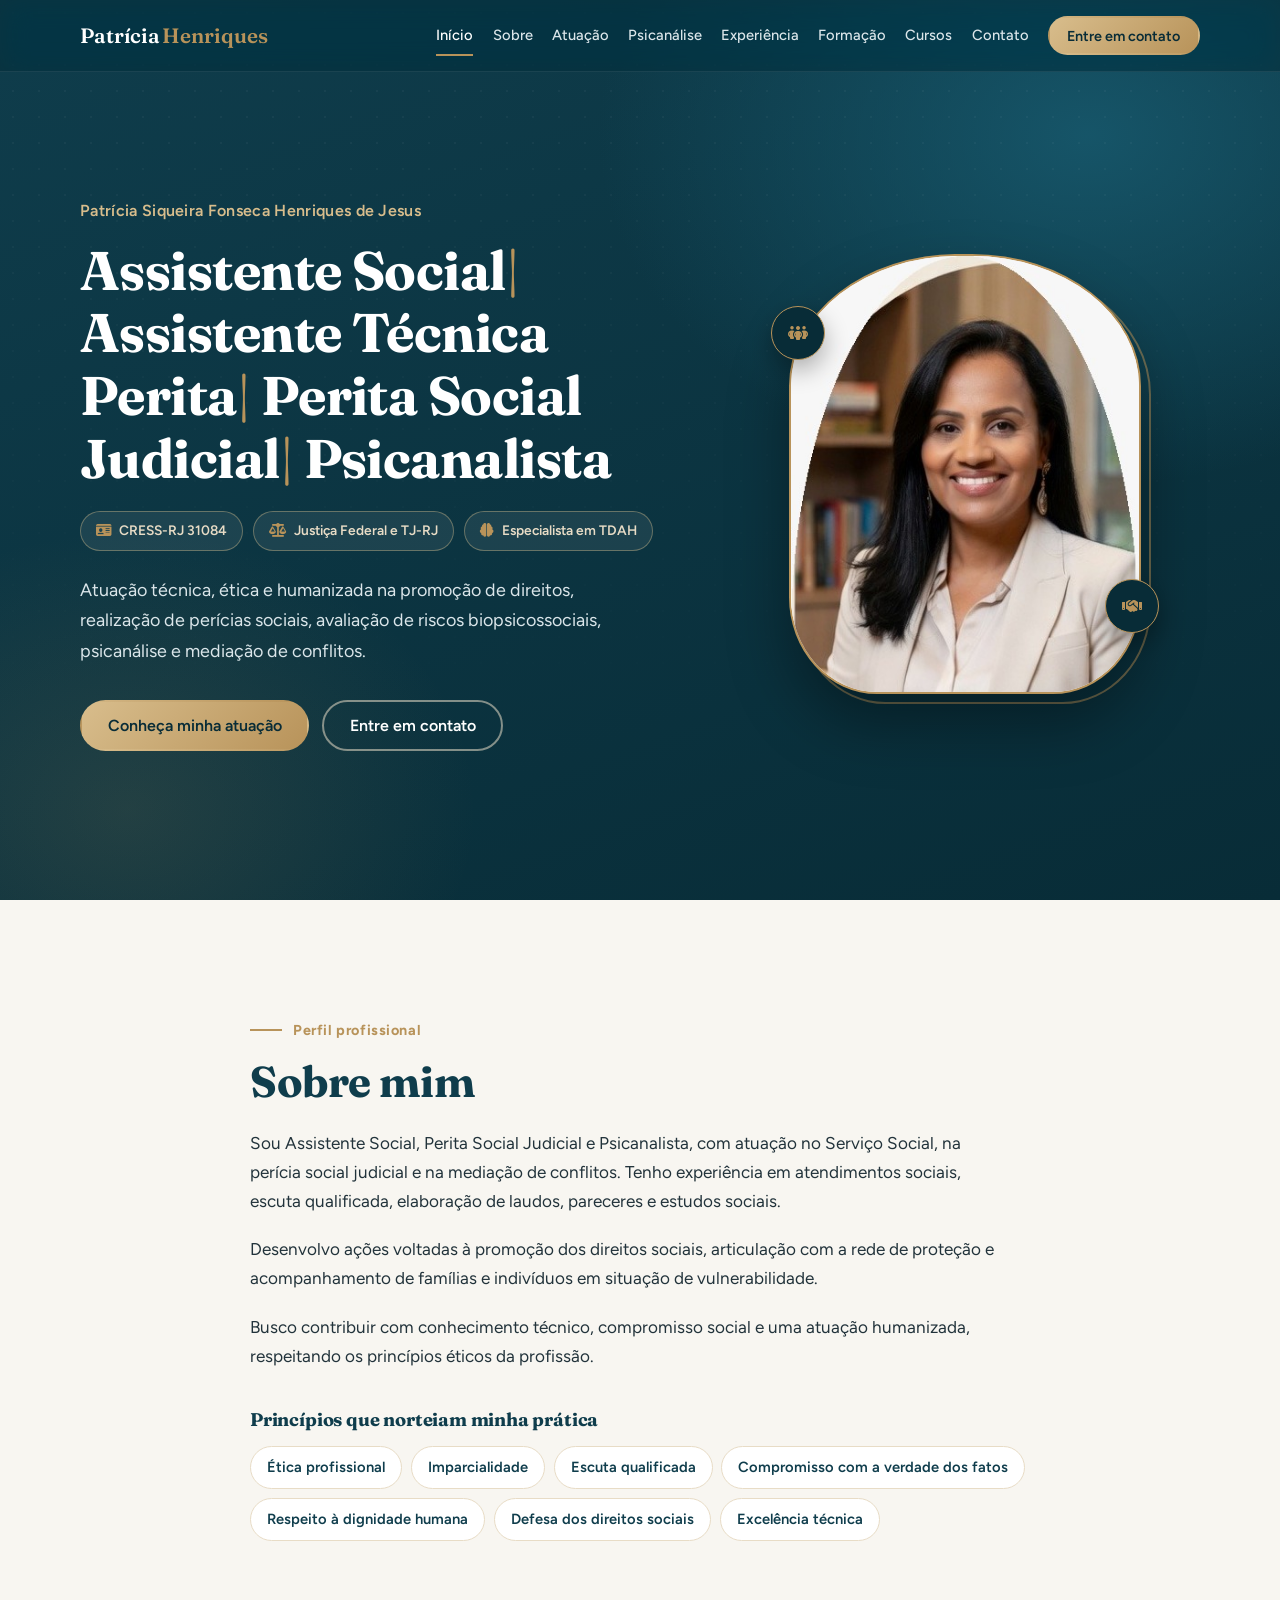
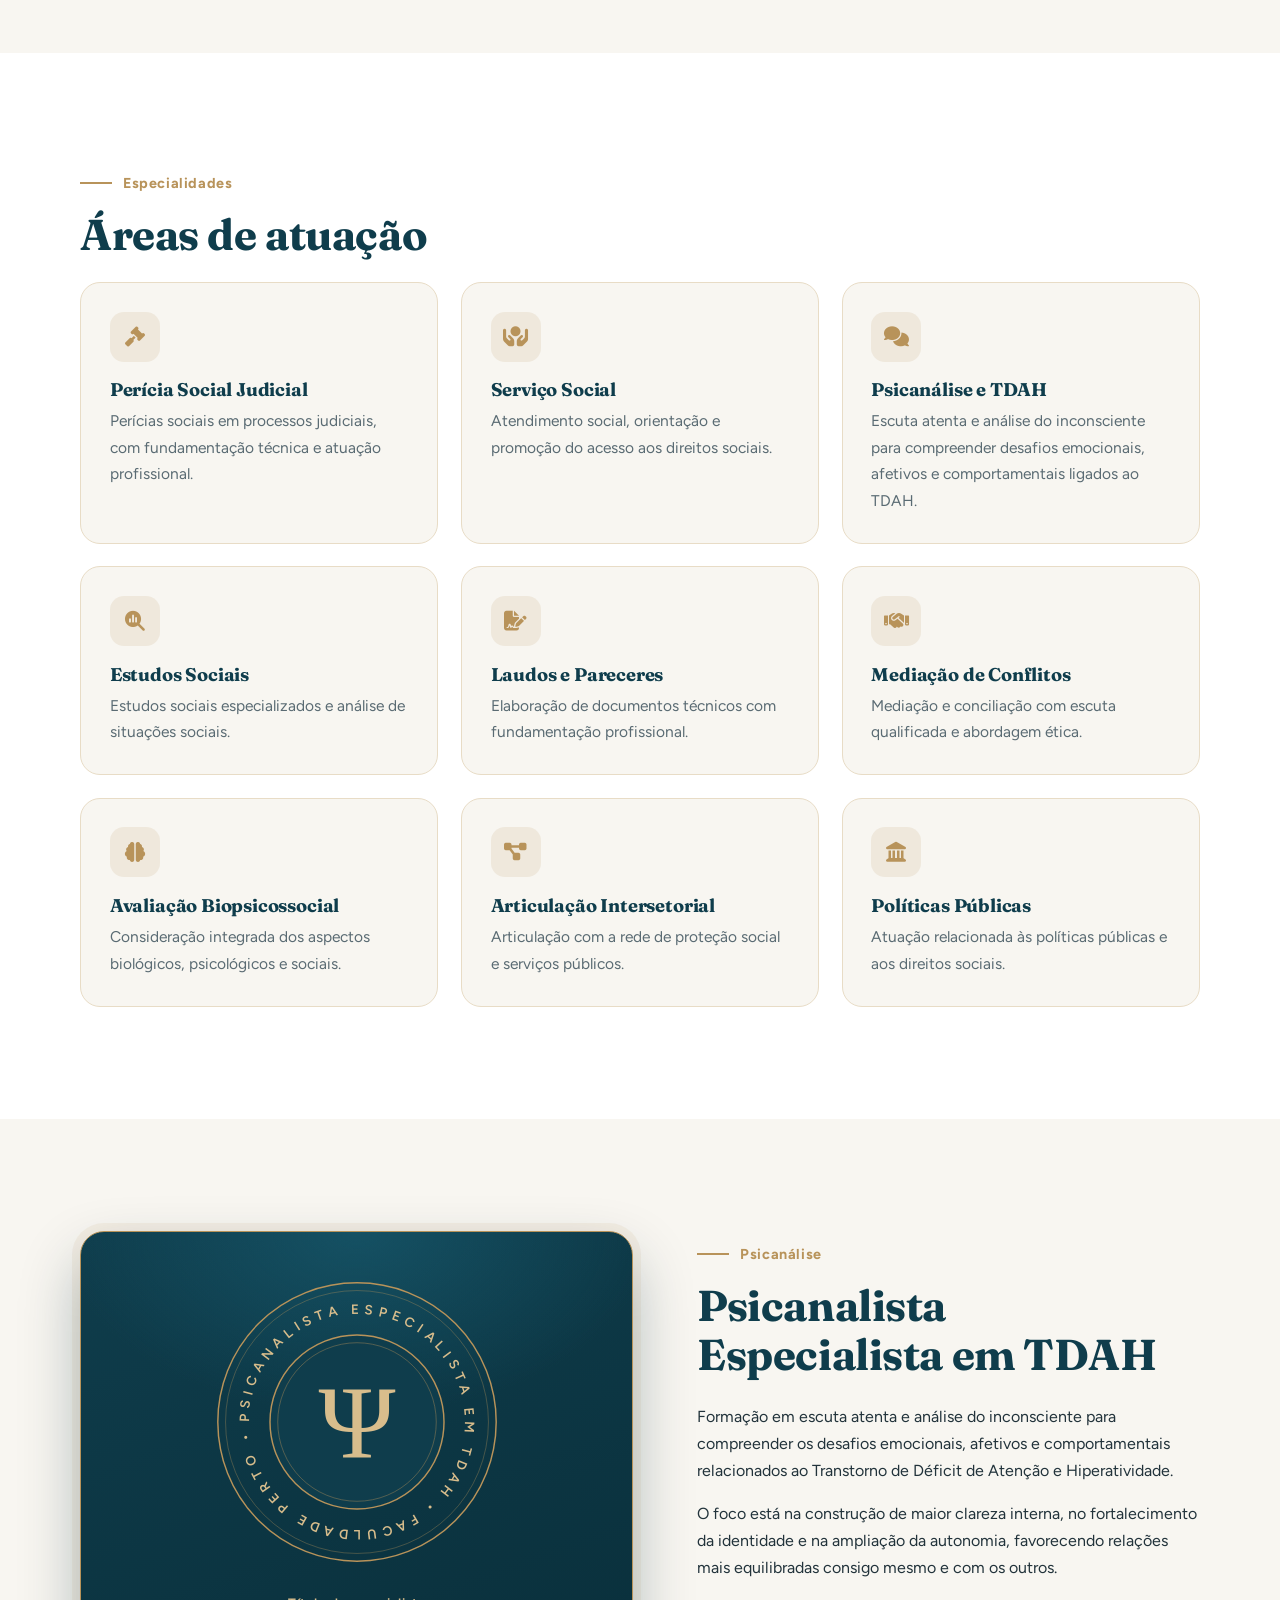
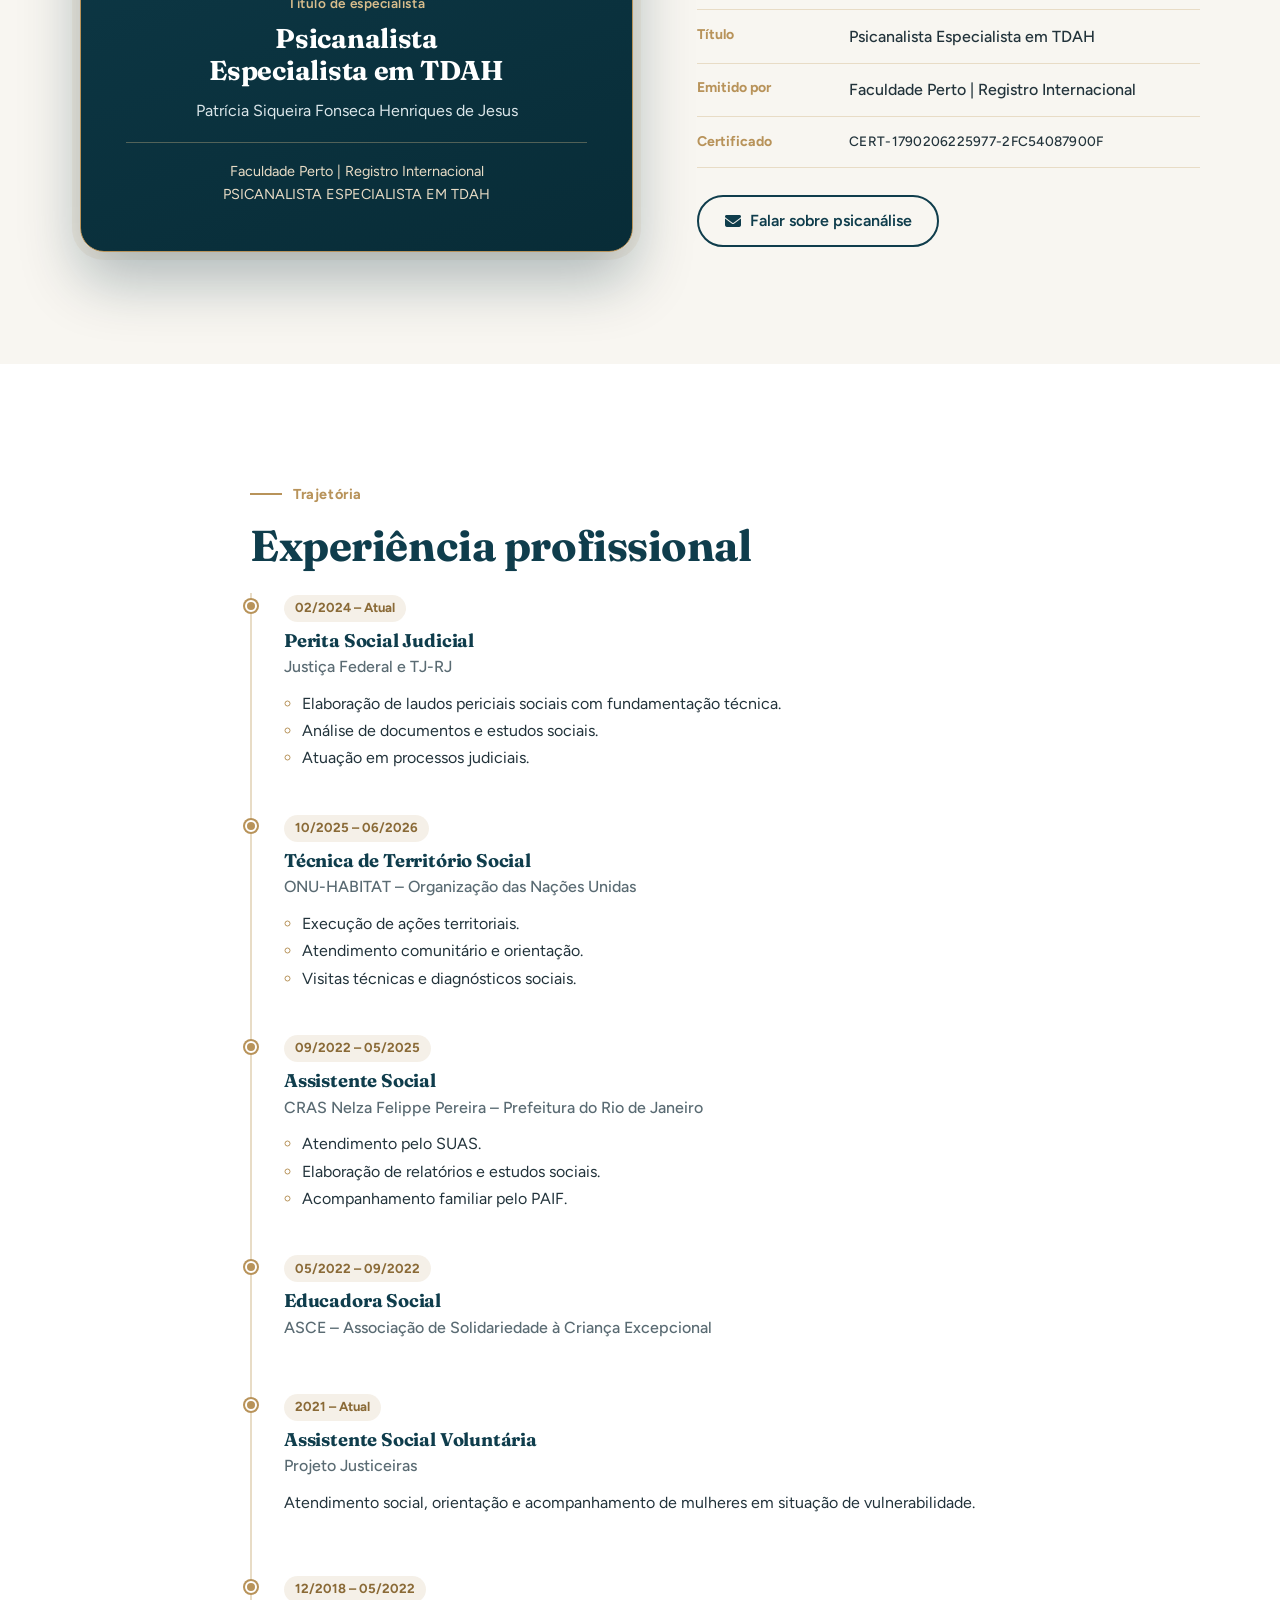
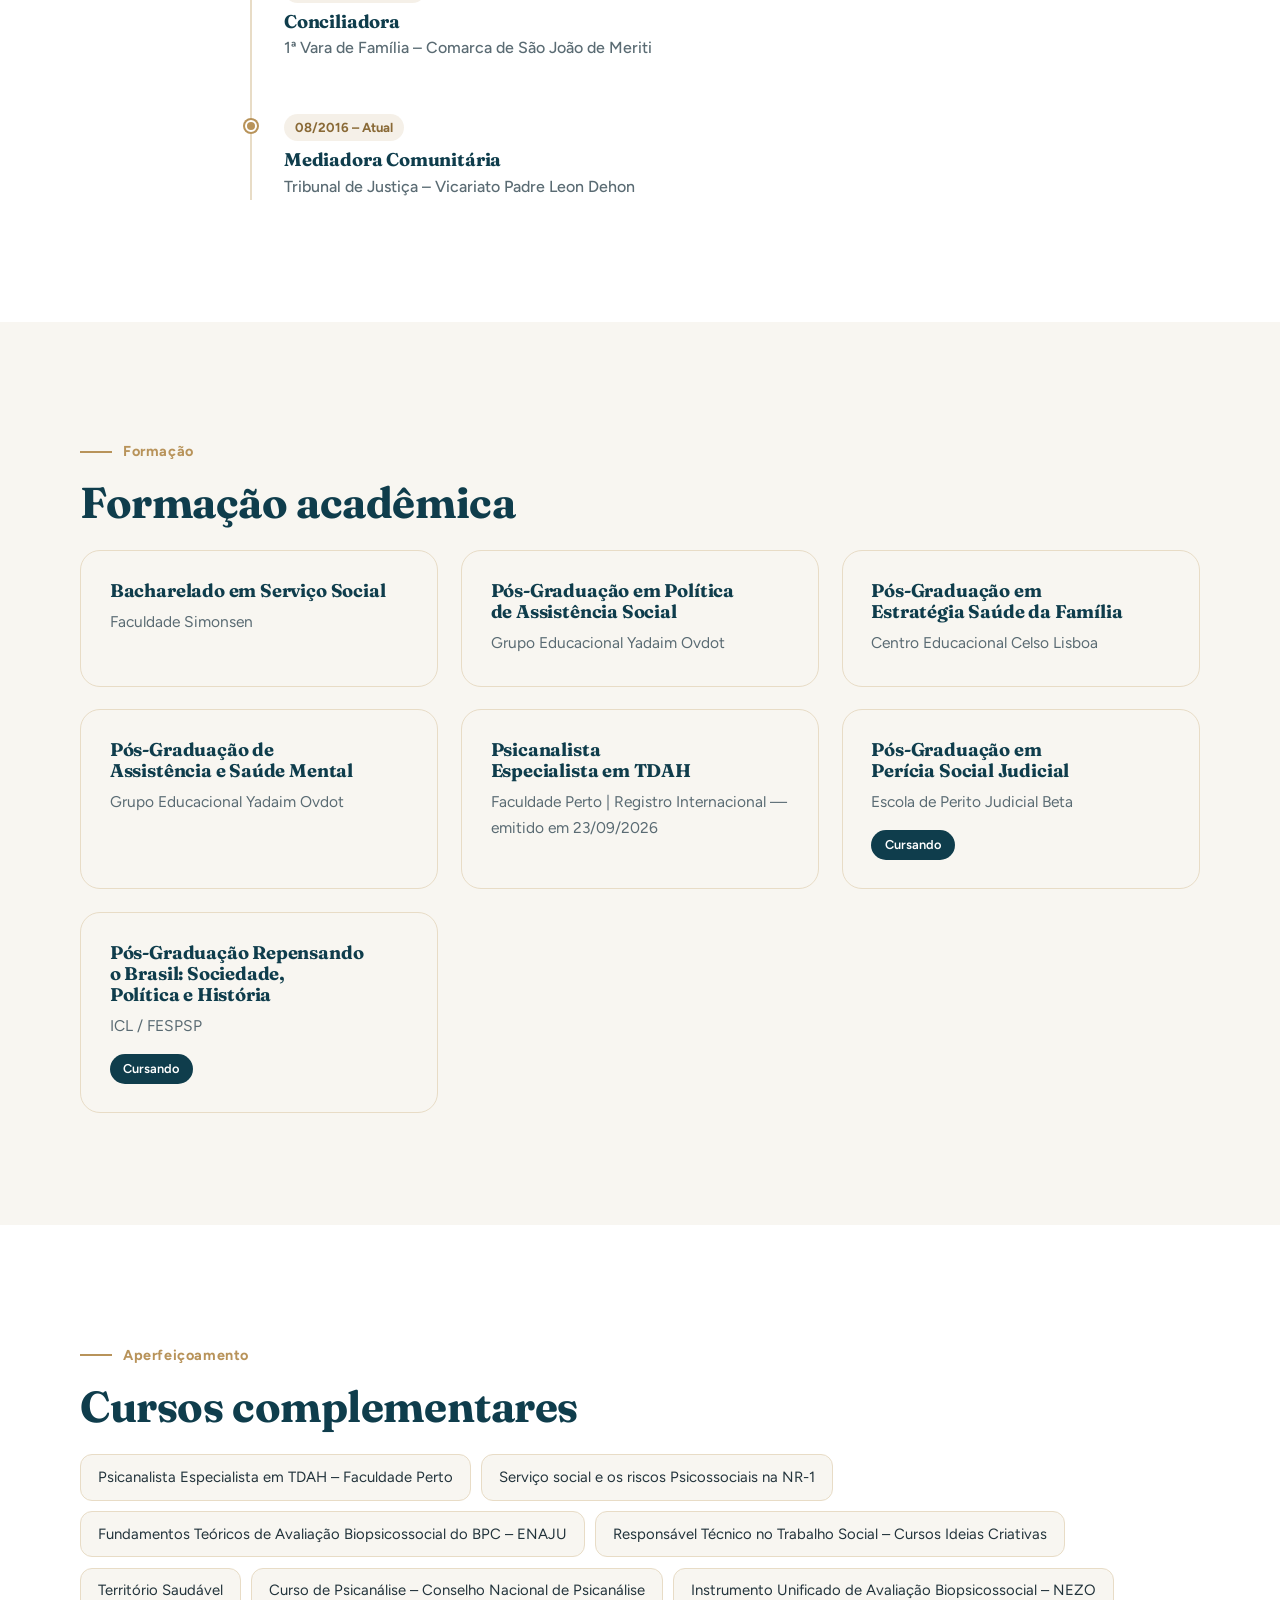
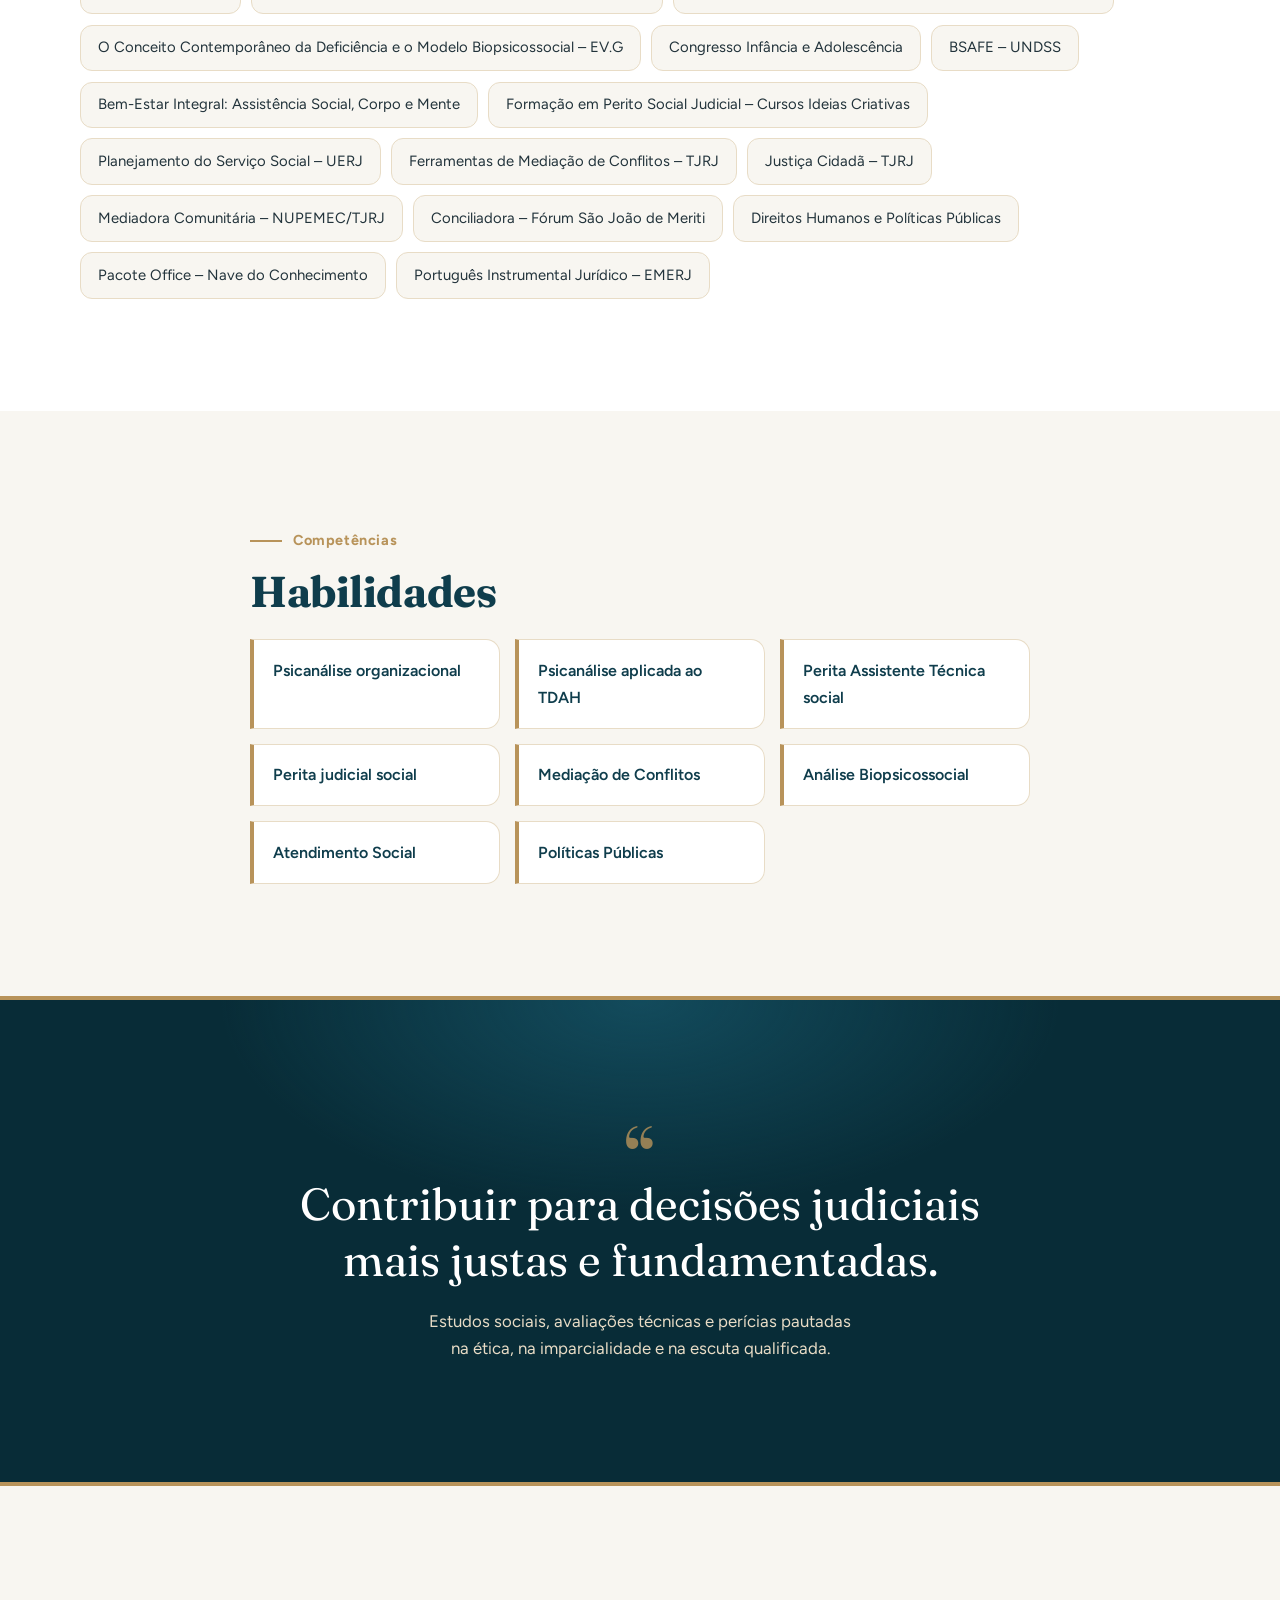
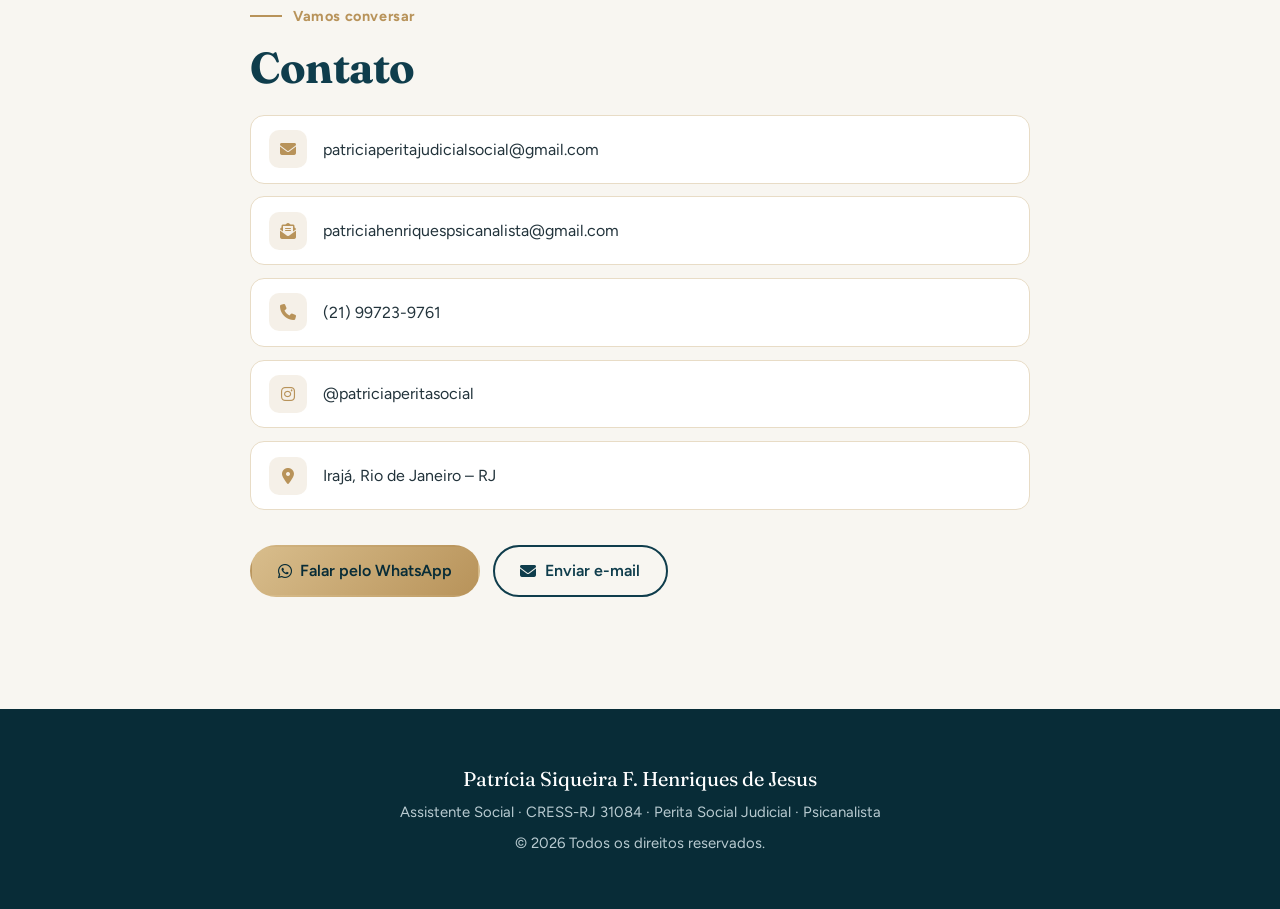
<file: index.html>
<!DOCTYPE html>
<html lang="pt-BR">
<head>
  <meta charset="UTF-8">
  <meta name="viewport" content="width=device-width, initial-scale=1.0">
  <meta name="description" content="Patrícia Siqueira F. Henriques de Jesus — Assistente Social (CRESS-RJ 31084), Perita Social Judicial e Psicanalista Especialista em TDAH.">
  <meta name="author" content="Patrícia Siqueira F. Henriques de Jesus">
  <meta property="og:type" content="website">
  <meta property="og:title" content="Patrícia Henriques | Assistente Social, Perita Social Judicial e Psicanalista">
  <meta property="og:description" content="Atuação técnica, ética e humanizada na promoção de direitos, perícia social, psicanálise e mediação de conflitos.">
  <meta property="og:locale" content="pt_BR">
  <title>Patrícia Henriques | Assistente Social, Perita Social Judicial e Psicanalista</title>

  <link rel="preconnect" href="https://fonts.googleapis.com">
  <link rel="preconnect" href="https://fonts.gstatic.com" crossorigin>
  <link href="https://fonts.googleapis.com/css2?family=Figtree:wght@400;500;600;700&family=Fraunces:opsz,wght@9..144,500;9..144,600&display=swap" rel="stylesheet">
  <link rel="stylesheet" href="https://cdnjs.cloudflare.com/ajax/libs/font-awesome/6.5.1/css/all.min.css">
  <link rel="stylesheet" href="style.css">
</head>

<body>
  <a class="skip" href="#conteudo">Ir para o conteúdo</a>

  <!-- CABEÇALHO -->
  <header class="header" id="topo">
    <div class="container header-in">
      <a href="#inicio" class="brand" aria-label="Patrícia Henriques - início">Patrícia<span>Henriques</span></a>

      <button class="burger" id="burger" type="button" aria-label="Abrir menu" aria-expanded="false" aria-controls="menu">
        <i class="fa-solid fa-bars"></i>
      </button>

      <nav class="menu" id="menu" aria-label="Navegação principal">
        <a href="#inicio">Início</a>
        <a href="#sobre">Sobre</a>
        <a href="#atuacao">Atuação</a>
        <a href="#psicanalise">Psicanálise</a>
        <a href="#experiencia">Experiência</a>
        <a href="#formacao">Formação</a>
        <a href="#cursos">Cursos</a>
        <a href="#contato">Contato</a>
        <a href="#contato" class="btn btn-gold btn-sm">Entre em contato</a>
      </nav>
    </div>
  </header>

  <main id="conteudo">

    <!-- HERO -->
    <section class="hero" id="inicio">
      <div class="container hero-in">

        <div class="hero-text">
          <p class="hero-name">Patrícia Siqueira Fonseca Henriques de Jesus</p>

          <h1>Assistente Social<span class="sep">| </span>Assistente Técnica Perita<span class="sep">| </span> Perita Social Judicial<span class="sep">| </span> Psicanalista</h1>

          <ul class="hero-chips" aria-label="Registro e especialidades">
            <li><i class="fa-solid fa-id-card" aria-hidden="true"></i> CRESS-RJ 31084</li>
            <li><i class="fa-solid fa-scale-balanced" aria-hidden="true"></i> Justiça Federal e TJ-RJ</li>
            <li><i class="fa-solid fa-brain" aria-hidden="true"></i> Especialista em TDAH</li>
          </ul>

          <p class="lead">
            Atuação técnica, ética e humanizada na promoção de direitos, realização de perícias sociais, avaliação de riscos biopsicossociais, psicanálise e mediação de conflitos.
          </p>

          <div class="actions">
            <a href="#atuacao" class="btn btn-gold">Conheça minha atuação</a>
            <a href="#contato" class="btn btn-outline">Entre em contato</a>
          </div>
        </div>

        <div class="photo-wrap">
          <img src="foto-patricia.jpeg" alt="Retrato profissional de Patrícia Siqueira F. Henriques de Jesus" class="professional-photo">
          <div class="photo-decoration decoration-one" aria-hidden="true"><i class="fa-solid fa-people-group"></i></div>
          <div class="photo-decoration decoration-two" aria-hidden="true"><i class="fa-solid fa-handshake"></i></div>
        </div>

      </div>
    </section>

    <!-- SOBRE -->
    <section class="section" id="sobre">
      <div class="container narrow">
        <span class="section-label">Perfil profissional</span>
        <h2>Sobre mim</h2>

        <p>
          Sou Assistente Social, Perita Social Judicial e Psicanalista, com atuação no Serviço Social, na perícia social judicial e na mediação de conflitos. Tenho experiência em atendimentos sociais, escuta qualificada, elaboração de laudos, pareceres e estudos sociais.
        </p>
        <p>
          Desenvolvo ações voltadas à promoção dos direitos sociais, articulação com a rede de proteção e acompanhamento de famílias e indivíduos em situação de vulnerabilidade.
        </p>
        <p>
          Busco contribuir com conhecimento técnico, compromisso social e uma atuação humanizada, respeitando os princípios éticos da profissão.
        </p>

        <h3 class="sub">Princípios que norteiam minha prática</h3>
        <ul class="principles">
          <li>Ética profissional</li>
          <li>Imparcialidade</li>
          <li>Escuta qualificada</li>
          <li>Compromisso com a verdade dos fatos</li>
          <li>Respeito à dignidade humana</li>
          <li>Defesa dos direitos sociais</li>
          <li>Excelência técnica</li>
        </ul>
      </div>
    </section>

    <!-- ATUAÇÃO -->
    <section class="section alt" id="atuacao">
      <div class="container">
        <span class="section-label">Especialidades</span>
        <h2>Áreas de atuação</h2>

        <div class="grid">
          <article class="card reveal">
            <i class="fa-solid fa-gavel"></i>
            <h3>Perícia Social Judicial</h3>
            <p>Perícias sociais em processos judiciais, com fundamentação técnica e atuação profissional.</p>
          </article>

          <article class="card reveal">
            <i class="fa-solid fa-hands-holding-circle"></i>
            <h3>Serviço Social</h3>
            <p>Atendimento social, orientação e promoção do acesso aos direitos sociais.</p>
          </article>

          <article class="card reveal">
            <i class="fa-solid fa-comments"></i>
            <h3>Psicanálise e TDAH</h3>
            <p>Escuta atenta e análise do inconsciente para compreender desafios emocionais, afetivos e comportamentais ligados ao TDAH.</p>
          </article>

          <article class="card reveal">
            <i class="fa-solid fa-magnifying-glass-chart"></i>
            <h3>Estudos Sociais</h3>
            <p>Estudos sociais especializados e análise de situações sociais.</p>
          </article>

          <article class="card reveal">
            <i class="fa-solid fa-file-signature"></i>
            <h3>Laudos e Pareceres</h3>
            <p>Elaboração de documentos técnicos com fundamentação profissional.</p>
          </article>

          <article class="card reveal">
            <i class="fa-solid fa-handshake"></i>
            <h3>Mediação de Conflitos</h3>
            <p>Mediação e conciliação com escuta qualificada e abordagem ética.</p>
          </article>

          <article class="card reveal">
            <i class="fa-solid fa-brain"></i>
            <h3>Avaliação Biopsicossocial</h3>
            <p>Consideração integrada dos aspectos biológicos, psicológicos e sociais.</p>
          </article>

          <article class="card reveal">
            <i class="fa-solid fa-diagram-project"></i>
            <h3>Articulação Intersetorial</h3>
            <p>Articulação com a rede de proteção social e serviços públicos.</p>
          </article>

          <article class="card reveal">
            <i class="fa-solid fa-landmark"></i>
            <h3>Políticas Públicas</h3>
            <p>Atuação relacionada às políticas públicas e aos direitos sociais.</p>
          </article>
        </div>
      </div>
    </section>

    <!-- PSICANÁLISE (NOVA) -->
    <section class="section" id="psicanalise">
      <div class="container psi">

        <figure class="seal-card reveal" aria-label="Selo de Psicanalista Especialista em TDAH">
          <svg class="seal" viewBox="0 0 300 300" role="img" aria-label="Selo com o símbolo Psi, da psicanálise">
            <defs>
              <path id="ring" d="M150,150 m-112,0 a112,112 0 1,1 224,0 a112,112 0 1,1 -224,0"/>
            </defs>
            <circle cx="150" cy="150" r="144" fill="none" stroke="#b8935a" stroke-width="1.5"/>
            <circle cx="150" cy="150" r="136" fill="none" stroke="#b8935a" stroke-width=".6" opacity=".6"/>
            <g class="seal-ring">
              <text font-family="Figtree, Arial, sans-serif" font-size="14" font-weight="600" fill="#d8bd8c">
                <textPath href="#ring" startOffset="0" textLength="690" lengthAdjust="spacing">PSICANALISTA ESPECIALISTA EM TDAH  •  FACULDADE PERTO  •  </textPath>
              </text>
            </g>
            <circle cx="150" cy="150" r="90" fill="#0f3d4c" stroke="#b8935a" stroke-width="1.5"/>
            <circle cx="150" cy="150" r="82" fill="none" stroke="#b8935a" stroke-width=".6" opacity=".7"/>
            <text x="150" y="187" text-anchor="middle" font-family="Georgia, 'Times New Roman', serif" font-size="108" fill="#d8bd8c">Ψ</text>
          </svg>

          <div class="seal-info">
            <span class="seal-kicker">Título de especialista</span>
            <h3>Psicanalista Especialista em TDAH</h3>
            <p>Patrícia Siqueira Fonseca Henriques de Jesus</p>
            <p class="seal-small">Faculdade Perto | Registro Internacional<br> PSICANALISTA ESPECIALISTA EM TDAH</p>
          </div>
        </figure>

        <div class="psi-text">
          <span class="section-label">Psicanálise</span>
          <h2>Psicanalista Especialista em TDAH</h2>

          <p>
            Formação em escuta atenta e análise do inconsciente para compreender os desafios emocionais, afetivos e comportamentais relacionados ao Transtorno de Déficit de Atenção e Hiperatividade.
          </p>
          <p>
            O foco está na construção de maior clareza interna, no fortalecimento da identidade e na ampliação da autonomia, favorecendo relações mais equilibradas consigo mesmo e com os outros.
          </p>

          <dl class="meta">
            <div><dt>Título</dt><dd>Psicanalista Especialista em TDAH</dd></div>
            <div><dt>Emitido por</dt><dd>Faculdade Perto | Registro Internacional</dd></div>
            
            <div><dt>Certificado</dt><dd class="code">CERT-1790206225977-2FC54087900F</dd></div>
          </dl>

          <a class="btn btn-outline-dark" href="mailto:patriciahenriquespsicanalista@gmail.com">
            <i class="fa-solid fa-envelope" aria-hidden="true"></i>
            Falar sobre psicanálise
          </a>
        </div>

      </div>
    </section>

    <!-- EXPERIÊNCIA -->
    <section class="section alt" id="experiencia">
      <div class="container narrow">
        <span class="section-label">Trajetória</span>
        <h2>Experiência profissional</h2>

        <ol class="timeline">
          <li class="reveal">
            <span class="date">02/2024 – Atual</span>
            <h3>Perita Social Judicial</h3>
            <p class="org">Justiça Federal e TJ-RJ</p>
            <ul>
              <li>Elaboração de laudos periciais sociais com fundamentação técnica.</li>
              <li>Análise de documentos e estudos sociais.</li>
              <li>Atuação em processos judiciais.</li>
            </ul>
          </li>

          <li class="reveal">
            <span class="date">10/2025 – 06/2026</span>
            <h3>Técnica de Território Social</h3>
            <p class="org">ONU-HABITAT – Organização das Nações Unidas</p>
            <ul>
              <li>Execução de ações territoriais.</li>
              <li>Atendimento comunitário e orientação.</li>
              <li>Visitas técnicas e diagnósticos sociais.</li>
            </ul>
          </li>

          <li class="reveal">
            <span class="date">09/2022 – 05/2025</span>
            <h3>Assistente Social</h3>
            <p class="org">CRAS Nelza Felippe Pereira – Prefeitura do Rio de Janeiro</p>
            <ul>
              <li>Atendimento pelo SUAS.</li>
              <li>Elaboração de relatórios e estudos sociais.</li>
              <li>Acompanhamento familiar pelo PAIF.</li>
            </ul>
          </li>

          <li class="reveal">
            <span class="date">05/2022 – 09/2022</span>
            <h3>Educadora Social</h3>
            <p class="org">ASCE – Associação de Solidariedade à Criança Excepcional</p>
          </li>

          <li class="reveal">
            <span class="date">2021 – Atual</span>
            <h3>Assistente Social Voluntária</h3>
            <p class="org">Projeto Justiceiras</p>
            <p>Atendimento social, orientação e acompanhamento de mulheres em situação de vulnerabilidade.</p>
          </li>

          <li class="reveal">
            <span class="date">12/2018 – 05/2022</span>
            <h3>Conciliadora</h3>
            <p class="org">1ª Vara de Família – Comarca de São João de Meriti</p>
          </li>

          <li class="reveal">
            <span class="date">08/2016 – Atual</span>
            <h3>Mediadora Comunitária</h3>
            <p class="org">Tribunal de Justiça – Vicariato Padre Leon Dehon</p>
          </li>
        </ol>
      </div>
    </section>

    <!-- FORMAÇÃO -->
    <section class="section" id="formacao">
      <div class="container">
        <span class="section-label">Formação</span>
        <h2>Formação acadêmica</h2>

        <div class="grid">
          <article class="card reveal">
            <h3>Bacharelado em Serviço Social</h3>
            <p>Faculdade Simonsen</p>
          </article>

          <article class="card reveal">
            <h3>Pós-Graduação em Política de Assistência Social</h3>
            <p>Grupo Educacional Yadaim Ovdot</p>
          </article>

          <article class="card reveal">
            <h3>Pós-Graduação em Estratégia Saúde da Família</h3>
            <p>Centro Educacional Celso Lisboa</p>
          </article>

          <article class="card reveal">
            <h3>Pós-Graduação de Assistência e Saúde Mental</h3>
            <p>Grupo Educacional Yadaim Ovdot</p>
          </article>

          <article class="card reveal">
            <h3>Psicanalista Especialista em TDAH</h3>
            <p>Faculdade Perto | Registro Internacional — emitido em 23/09/2026</p>
          </article>

          <article class="card reveal">
            <h3>Pós-Graduação em Perícia Social Judicial</h3>
            <p>Escola de Perito Judicial Beta</p>
            <span class="tag-now">Cursando</span>
          </article>

          <article class="card reveal">
            <h3>Pós-Graduação Repensando o Brasil: Sociedade, Política e História</h3>
            <p>ICL / FESPSP</p>
            <span class="tag-now">Cursando</span>
          </article>
        </div>
      </div>
    </section>

    <!-- CURSOS -->
    <section class="section alt" id="cursos">
      <div class="container">
        <span class="section-label">Aperfeiçoamento</span>
        <h2>Cursos complementares</h2>

        <ul class="tags">
          <li>Psicanalista Especialista em TDAH – Faculdade Perto</li>
          <li>Serviço social e os riscos Psicossociais na NR-1</li>
          <li>Fundamentos Teóricos de Avaliação Biopsicossocial do BPC – ENAJU</li>
          <li>Responsável Técnico no Trabalho Social – Cursos Ideias Criativas</li>
          <li>Território Saudável</li>
          <li>Curso de Psicanálise – Conselho Nacional de Psicanálise</li>
          <li>Instrumento Unificado de Avaliação Biopsicossocial – NEZO</li>
          <li>O Conceito Contemporâneo da Deficiência e o Modelo Biopsicossocial – EV.G</li>
          <li>Congresso Infância e Adolescência</li>
          <li>BSAFE – UNDSS</li>
          <li>Bem-Estar Integral: Assistência Social, Corpo e Mente</li>
          <li>Formação em Perito Social Judicial – Cursos Ideias Criativas</li>
          <li>Planejamento do Serviço Social – UERJ</li>
          <li>Ferramentas de Mediação de Conflitos – TJRJ</li>
          <li>Justiça Cidadã – TJRJ</li>
          <li>Mediadora Comunitária – NUPEMEC/TJRJ</li>
          <li>Conciliadora – Fórum São João de Meriti</li>
          <li>Direitos Humanos e Políticas Públicas</li>
          <li>Pacote Office – Nave do Conhecimento</li>
          <li>Português Instrumental Jurídico – EMERJ</li>
        </ul>
      </div>
    </section>

    <!-- HABILIDADES -->
    <section class="section" id="habilidades">
      <div class="container narrow">
        <span class="section-label">Competências</span>
        <h2>Habilidades</h2>

        <ul class="skills">
          <li class="reveal">Psicanálise organizacional</li>
          <li class="reveal">Psicanálise aplicada ao TDAH</li>
          <li class="reveal">Perita Assistente Técnica social</li>
          <li class="reveal">Perita judicial social</li>
          <li class="reveal">Mediação de Conflitos</li>
          <li class="reveal">Análise Biopsicossocial</li>
          <li class="reveal">Atendimento Social</li>
          <li class="reveal">Políticas Públicas</li>
        </ul>
      </div>
    </section>

    <!-- MISSÃO -->
    <section class="statement" aria-label="Missão">
      <div class="container narrow">
        <p>Contribuir para decisões judiciais mais justas e fundamentadas.</p>
        <p class="statement-sub">Estudos sociais, avaliações técnicas e perícias pautadas na ética, na imparcialidade e na escuta qualificada.</p>
      </div>
    </section>

    <!-- CONTATO -->
    <section class="section" id="contato">
      <div class="container narrow">
        <span class="section-label">Vamos conversar</span>
        <h2>Contato</h2>

        <ul class="contact-list">
          <li>
            <i class="fa-solid fa-envelope" aria-hidden="true"></i>
            <a href="mailto:patriciaperitajudicialsocial@gmail.com">patriciaperitajudicialsocial@gmail.com</a>
          </li>
          <li>
            <i class="fa-solid fa-envelope-open-text" aria-hidden="true"></i>
            <a href="mailto:patriciahenriquespsicanalista@gmail.com">patriciahenriquespsicanalista@gmail.com</a>
          </li>
          <li>
            <i class="fa-solid fa-phone" aria-hidden="true"></i>
            <a href="tel:+5521997239761">(21) 99723-9761</a>
          </li>
          <li>
            <i class="fa-brands fa-instagram" aria-hidden="true"></i>
            <a href="https://www.instagram.com/patriciaperitasocial" target="_blank" rel="noopener noreferrer">@patriciaperitasocial</a>
          </li>
          <li>
            <i class="fa-solid fa-location-dot" aria-hidden="true"></i>
            <span>Irajá, Rio de Janeiro – RJ</span>
          </li>
        </ul>

        <div class="actions">
          <a class="btn btn-gold" href="https://wa.me/5521997239761" target="_blank" rel="noopener noreferrer">
            <i class="fa-brands fa-whatsapp" aria-hidden="true"></i>
            Falar pelo WhatsApp
          </a>
          <a class="btn btn-outline-dark" href="mailto:patriciaperitajudicialsocial@gmail.com">
            <i class="fa-solid fa-envelope" aria-hidden="true"></i>
            Enviar e-mail
          </a>
        </div>
      </div>
    </section>

  </main>

  <!-- RODAPÉ -->
  <footer class="footer">
    <div class="container">
      <p class="f-name">Patrícia Siqueira F. Henriques de Jesus</p>
      <p>Assistente Social · CRESS-RJ 31084 · Perita Social Judicial · Psicanalista</p>
      <p>© <span data-year>2026</span> Todos os direitos reservados.</p>
    </div>
  </footer>

  <script src="script.js"></script>
</body>
</html>
</file>
<file: style.css>
/* =====================================================
   PATRÍCIA HENRIQUES — style.css (versão moderna)
   Inclui tudo: não precisa mais do extras.css
===================================================== */

:root {
  --petrol: #0f3d4c;
  --petrol-dark: #082c37;
  --petrol-light: #17586c;
  --gold: #b8935a;
  --gold-light: #d8bd8c;
  --gold-soft: #e8dcc6;
  --offwhite: #f8f6f1;
  --white: #fff;
  --text: #22333b;
  --muted: #5a6b73;

  --serif: "Fraunces", Georgia, serif;
  --sans: "Figtree", system-ui, -apple-system, "Segoe UI", sans-serif;

  --header-h: 72px;
  --radius: 20px;
  --ease: cubic-bezier(.22, .61, .36, 1);
  --shadow-sm: 0 6px 18px rgba(8, 44, 55, .08);
  --shadow-md: 0 18px 40px rgba(8, 44, 55, .14);
}

/* ---------- Base ---------- */
*, *::before, *::after { box-sizing: border-box; }

html { scroll-behavior: smooth; scroll-padding-top: calc(var(--header-h) + 8px); }

body {
  margin: 0;
  font-family: var(--sans);
  color: var(--text);
  background: var(--offwhite);
  line-height: 1.7;
  overflow-x: hidden;
  -webkit-font-smoothing: antialiased;
  text-rendering: optimizeLegibility;
}

img { max-width: 100%; height: auto; }
a { color: inherit; }
a, button { -webkit-tap-highlight-color: transparent; }

h1, h2, h3 {
  margin-top: 0;
  font-family: var(--serif);
  color: var(--petrol);
  line-height: 1.15;
  letter-spacing: -.01em;
  text-wrap: balance;
}
h2 { font-size: clamp(1.9rem, 4vw, 2.7rem); margin-bottom: 1.4rem; }
h3 { font-size: 1.15rem; margin-bottom: .5rem; }
p { margin-top: 0; }

::selection { background: var(--gold); color: var(--petrol-dark); }
:focus-visible { outline: 3px solid var(--gold); outline-offset: 4px; border-radius: 6px; }

.container { width: min(1120px, calc(100% - 2.5rem)); margin-inline: auto; }
.narrow { width: min(780px, calc(100% - 2.5rem)); }

.skip {
  position: fixed; left: -999px; top: 0; z-index: 999;
  padding: .7rem 1rem; background: var(--gold); color: var(--petrol-dark);
  text-decoration: none; font-weight: 600;
}
.skip:focus { left: 0; }

/* ---------- Barra de progresso (criada pelo JS) ---------- */
.scroll-progress {
  position: fixed; inset: 0 0 auto 0; height: 3px; z-index: 200;
  background: linear-gradient(90deg, var(--gold), var(--gold-light));
  transform-origin: left; transform: scaleX(0);
}

/* ---------- Botões ---------- */
.btn {
  display: inline-flex; align-items: center; justify-content: center; gap: .55rem;
  padding: .9rem 1.6rem;
  border: 2px solid transparent; border-radius: 999px;
  font: 600 1rem var(--sans); text-decoration: none; cursor: pointer;
  transition: transform .3s var(--ease), background .3s, color .3s, box-shadow .3s, border-color .3s;
}
.btn:hover { transform: translateY(-2px); box-shadow: 0 12px 26px rgba(0, 0, 0, .18); }
.btn:active { transform: translateY(0); }

.btn-gold { background: linear-gradient(135deg, var(--gold-light), var(--gold)); color: var(--petrol-dark); }
.btn-gold:hover { background: linear-gradient(135deg, #e6cfa3, var(--gold-light)); }

.btn-outline { border-color: rgba(232, 220, 198, .55); color: var(--white); }
.btn-outline:hover { background: rgba(255, 255, 255, .1); border-color: var(--gold-light); }

.btn-outline-dark { border-color: var(--petrol); color: var(--petrol); }
.btn-outline-dark:hover { background: var(--petrol); color: var(--white); }

.btn-sm { padding: .55rem 1.1rem; font-size: .9rem; }
.actions { display: flex; flex-wrap: wrap; gap: .8rem; }

/* ---------- Cabeçalho ---------- */
.header {
  position: fixed; inset: 0 0 auto; height: var(--header-h); z-index: 100;
  background: rgba(8, 44, 55, .55);
  backdrop-filter: blur(14px) saturate(1.4);
  -webkit-backdrop-filter: blur(14px) saturate(1.4);
  border-bottom: 1px solid rgba(255, 255, 255, .08);
  transition: height .35s var(--ease), background .35s, box-shadow .35s;
}
.header.scrolled {
  --header-h: 62px;
  height: 62px;
  background: rgba(8, 44, 55, .94);
  box-shadow: 0 8px 30px rgba(0, 0, 0, .22);
}
.header-in { height: 100%; display: flex; align-items: center; justify-content: space-between; }

.brand {
  font-family: var(--serif); font-size: 1.3rem; font-weight: 600;
  color: var(--white); text-decoration: none; white-space: nowrap;
}
.brand span { color: var(--gold); margin-left: .12em; }

.menu { display: flex; align-items: center; gap: 1.2rem; }
.menu a:not(.btn) {
  position: relative; padding: .35rem 0;
  color: #dbe6ea; font-size: .92rem; font-weight: 500; text-decoration: none;
  transition: color .25s;
}
.menu a:not(.btn)::after {
  content: ""; position: absolute; left: 0; right: 0; bottom: -2px; height: 2px;
  background: var(--gold); transform: scaleX(0); transform-origin: left;
  transition: transform .35s var(--ease);
}
.menu a:not(.btn):hover, .menu a.active { color: var(--white); }
.menu a:not(.btn):hover::after, .menu a.active::after { transform: scaleX(1); }

.burger {
  display: none; border: 0; background: transparent; color: var(--white);
  font-size: 1.5rem; padding: .5rem; cursor: pointer;
}

/* ---------- Hero ---------- */
.hero {
  position: relative; min-height: 100svh; display: flex; align-items: center;
  padding: calc(var(--header-h) + 3rem) 0 4.5rem;
  color: var(--white); overflow: hidden;
  background:
    radial-gradient(700px 500px at 85% 15%, rgba(23, 88, 108, .9), transparent 70%),
    radial-gradient(500px 400px at 10% 90%, rgba(184, 147, 90, .14), transparent 70%),
    linear-gradient(160deg, var(--petrol) 0%, var(--petrol-dark) 100%);
}
.hero::before {
  content: ""; position: absolute; inset: 0; pointer-events: none; opacity: .5;
  background-image: radial-gradient(rgba(255, 255, 255, .09) 1px, transparent 1px);
  background-size: 26px 26px;
  mask-image: linear-gradient(to bottom, #000, transparent 85%);
  -webkit-mask-image: linear-gradient(to bottom, #000, transparent 85%);
}
.hero-in { position: relative; display: grid; grid-template-columns: 1.25fr 1fr; align-items: center; gap: 4rem; }
.hero-text { animation: rise 1s var(--ease) both; }

.hero-name { margin: 0 0 1rem; color: var(--gold-light); font-weight: 600; letter-spacing: .02em; }
.hero h1 { color: var(--white); font-size: clamp(2.1rem, 4.6vw, 3.4rem); max-width: 17ch; margin-bottom: 1.3rem; }
.hero .sep { color: var(--gold); font-weight: 400; }

.hero-chips { display: flex; flex-wrap: wrap; gap: .6rem; list-style: none; margin: 0 0 1.5rem; padding: 0; }
.hero-chips li {
  display: inline-flex; align-items: center; gap: .5rem;
  padding: .45rem .95rem; border-radius: 999px;
  border: 1px solid rgba(216, 189, 140, .4); background: rgba(255, 255, 255, .07);
  backdrop-filter: blur(6px);
  color: var(--gold-soft); font-size: .86rem; font-weight: 600;
}
.hero-chips i { color: var(--gold); }

.lead { max-width: 36rem; margin-bottom: 2.1rem; color: #dbe6ea; font-size: 1.12rem; }

/* Foto */
.photo-wrap { position: relative; justify-self: center; width: min(380px, 100%); padding: 14px; animation: rise 1.1s .15s var(--ease) both; }
.photo-wrap::before {
  content: ""; position: absolute; inset: 0 26px 26px 0; z-index: 0;
  border: 2px solid var(--gold); opacity: .55;
  border-radius: 48% 48% 25% 25% / 30% 30% 22% 22%;
  transform: translate(22px, 22px);
}
.professional-photo {
  position: relative; z-index: 1; display: block; width: 100%;
  aspect-ratio: 4 / 5; object-fit: cover; object-position: center top;
  border-radius: 48% 48% 25% 25% / 30% 30% 22% 22%;
  border: 2px solid var(--gold); background: var(--white);
  box-shadow: 0 30px 60px rgba(0, 0, 0, .35);
  transition: transform .5s var(--ease);
}
.photo-wrap:hover .professional-photo { transform: translateY(-6px); }

.photo-decoration {
  position: absolute; z-index: 2; width: 54px; height: 54px; display: grid; place-items: center;
  border-radius: 50%; background: var(--petrol-dark); border: 1px solid var(--gold); color: var(--gold);
  box-shadow: 0 10px 24px rgba(0, 0, 0, .3);
  animation: floating 6s ease-in-out infinite;
}
.decoration-one { left: -4px; top: 14%; }
.decoration-two { right: -4px; bottom: 16%; animation-delay: 1.8s; }

@keyframes floating { 0%, 100% { transform: translateY(0); } 50% { transform: translateY(-10px); } }
@keyframes rise { from { opacity: 0; transform: translateY(26px); } to { opacity: 1; transform: none; } }

/* ---------- Seções ---------- */
.section { padding: clamp(4.5rem, 9vw, 7rem) 0; }
.section.alt { background: var(--white); }

.section-label {
  display: inline-flex; align-items: center; gap: .7rem; margin-bottom: .9rem;
  color: var(--gold); font-size: .9rem; font-weight: 700; letter-spacing: .04em;
}
.section-label::before { content: ""; width: 2rem; height: 2px; background: var(--gold); }

#sobre p { max-width: 68ch; font-size: 1.07rem; }
#sobre p + p { margin-top: 1.2rem; }
.sub { margin: 2.4rem 0 1rem; }

/* Chips (princípios) */
.principles { display: flex; flex-wrap: wrap; gap: .55rem; list-style: none; margin: 0; padding: 0; }
.principles li {
  padding: .5rem 1rem; border-radius: 999px;
  background: var(--white); border: 1px solid var(--gold-soft);
  color: var(--petrol); font-size: .92rem; font-weight: 600;
  transition: background .3s, color .3s, border-color .3s;
}
.principles li:hover { background: var(--petrol); border-color: var(--petrol); color: var(--white); }

/* ---------- Cards ---------- */
.grid { display: grid; grid-template-columns: repeat(auto-fit, minmax(270px, 1fr)); gap: 1.4rem; }

.card {
  position: relative; overflow: hidden; padding: 1.8rem;
  background: var(--offwhite); border: 1px solid var(--gold-soft); border-radius: var(--radius);
  transition: transform .4s var(--ease), box-shadow .4s, border-color .4s, background .4s;
}
.card::after {
  content: ""; position: absolute; left: 0; top: 0; height: 3px; width: 100%;
  background: linear-gradient(90deg, var(--gold), var(--gold-light));
  transform: scaleX(0); transform-origin: left; transition: transform .5s var(--ease);
}
.card:hover { transform: translateY(-6px); border-color: var(--gold); background: var(--white); box-shadow: var(--shadow-md); }
.card:hover::after { transform: scaleX(1); }

.card > i {
  display: grid; place-items: center; width: 50px; height: 50px; margin-bottom: 1.1rem;
  border-radius: 14px; background: rgba(184, 147, 90, .14); color: var(--gold); font-size: 1.25rem;
  transition: background .3s, color .3s;
}
.card:hover > i { background: var(--petrol); color: var(--gold-light); }
.card p { margin: 0; color: var(--muted); font-size: .97rem; }

.tag-now {
  display: inline-block; margin-top: .9rem; padding: .25rem .85rem; border-radius: 999px;
  background: var(--petrol); color: var(--white); font-size: .8rem; font-weight: 600;
}

/* ---------- Psicanálise ---------- */
.psi { display: grid; grid-template-columns: 1.1fr 1fr; align-items: center; gap: clamp(2rem, 5vw, 4.5rem); }
.psi-text p { max-width: 60ch; }

.meta { margin: 1.7rem 0; border-top: 1px solid var(--gold-soft); }
.meta > div { display: grid; grid-template-columns: 8.5rem 1fr; gap: 1rem; padding: .8rem 0; border-bottom: 1px solid var(--gold-soft); }
.meta dt { color: var(--gold); font-size: .88rem; font-weight: 700; }
.meta dd { margin: 0; font-weight: 500; overflow-wrap: anywhere; }
.meta .code { font-size: .85rem; letter-spacing: .02em; }

/* ---------- Linha do tempo ---------- */
.timeline { list-style: none; margin: 0; padding: 0 0 0 2rem; border-left: 2px solid var(--gold-soft); }
.timeline > li { position: relative; padding-bottom: 2.6rem; }
.timeline > li:last-child { padding-bottom: 0; }
.timeline > li::before {
  content: ""; position: absolute; left: calc(-2rem - 7px); top: .45rem;
  width: 12px; height: 12px; border-radius: 50%;
  background: var(--gold); border: 2px solid var(--white); box-shadow: 0 0 0 2px var(--gold);
  transition: transform .3s var(--ease), background .3s;
}
.timeline > li:hover::before { transform: scale(1.35); background: var(--petrol); }

.date {
  display: inline-block; padding: .15rem .7rem; border-radius: 999px;
  background: rgba(184, 147, 90, .14); color: #8a6a37; font-size: .82rem; font-weight: 700;
}
.timeline h3 { margin: .5rem 0 .15rem; }
.org { margin: 0 0 .6rem; color: var(--muted); font-weight: 500; }
.timeline ul { margin: 0; padding-left: 1.1rem; color: var(--text); }
.timeline ul li::marker { color: var(--gold); }

/* ---------- Cursos ---------- */
.tags { display: flex; flex-wrap: wrap; gap: .65rem; list-style: none; margin: 0; padding: 0; }
.tags li {
  padding: .6rem 1.05rem; border-radius: 12px;
  background: var(--offwhite); border: 1px solid var(--gold-soft); font-size: .93rem;
  transition: background .3s, color .3s, border-color .3s, transform .3s var(--ease);
}
.tags li:hover { background: var(--petrol); border-color: var(--petrol); color: var(--white); transform: translateY(-2px); }

/* ---------- Habilidades ---------- */
.skills { display: grid; grid-template-columns: repeat(auto-fit, minmax(230px, 1fr)); gap: .9rem; list-style: none; margin: 0; padding: 0; }
.skills li {
  padding: 1.05rem 1.2rem; background: var(--white); border: 1px solid var(--gold-soft);
  border-left: 4px solid var(--gold); border-radius: 0 14px 14px 0; font-weight: 600; color: var(--petrol);
  transition: transform .3s var(--ease), box-shadow .3s;
}
.skills li:hover { transform: translateX(4px); box-shadow: var(--shadow-sm); }

/* ---------- Missão ---------- */
.statement {
  position: relative; padding: clamp(4.5rem, 10vw, 7.5rem) 0; text-align: center; color: var(--white);
  background:
    radial-gradient(600px 300px at 50% 0, rgba(23, 88, 108, .7), transparent 70%),
    var(--petrol-dark);
  border-block: 4px solid var(--gold);
}
.statement::before {
  content: "\201C"; display: block; margin-bottom: -.3em;
  font: 600 5rem/1 var(--serif); color: var(--gold); opacity: .8;
}
.statement p { margin: 0; font-family: var(--serif); font-size: clamp(1.7rem, 4.5vw, 2.8rem); line-height: 1.25; text-wrap: balance; }
.statement .statement-sub {
  margin-top: 1.3rem; max-width: 46rem; margin-inline: auto;
  color: var(--gold-soft); font-family: var(--sans); font-size: 1.05rem; line-height: 1.6;
}

/* ---------- Contato ---------- */
.contact-list { display: grid; gap: .8rem; list-style: none; margin: 0 0 2.2rem; padding: 0; }
.contact-list li {
  display: flex; align-items: center; gap: 1rem; padding: .9rem 1.1rem; overflow-wrap: anywhere;
  background: var(--white); border: 1px solid var(--gold-soft); border-radius: 14px;
  transition: transform .3s var(--ease), border-color .3s, box-shadow .3s;
}
.contact-list li:hover { transform: translateX(4px); border-color: var(--gold); box-shadow: var(--shadow-sm); }
.contact-list i {
  flex: none; display: grid; place-items: center; width: 38px; height: 38px;
  border-radius: 10px; background: rgba(184, 147, 90, .14); color: var(--gold);
}
.contact-list a { text-decoration: none; }
.contact-list a:hover { text-decoration: underline; text-underline-offset: 3px; }

/* ---------- Rodapé ---------- */
.footer { padding: 3rem 0; background: var(--petrol-dark); color: #b9cbd1; text-align: center; font-size: .93rem; }
.footer p { margin: .3rem 0; }
.f-name { color: var(--white); font-family: var(--serif); font-size: 1.25rem; }
.footer a { color: var(--gold); }

/* ---------- Voltar ao topo (criado pelo JS) ---------- */
.to-top {
  position: fixed; right: 1.2rem; bottom: 1.2rem; z-index: 90;
  width: 48px; height: 48px; display: grid; place-items: center;
  border: 1px solid var(--gold); border-radius: 50%; cursor: pointer;
  background: var(--petrol-dark); color: var(--gold-light); font-size: 1rem;
  box-shadow: 0 10px 24px rgba(0, 0, 0, .3);
  opacity: 0; visibility: hidden; transform: translateY(12px);
  transition: opacity .3s, transform .3s var(--ease), visibility .3s, background .3s;
}
.to-top.show { opacity: 1; visibility: visible; transform: none; }
.to-top:hover { background: var(--petrol); }

/* ---------- Animação ao rolar (stagger via --d, definido no JS) ---------- */
.js .reveal {
  opacity: 0; transform: translateY(22px);
  transition: opacity .8s var(--ease), transform .8s var(--ease);
  transition-delay: var(--d, 0ms);
}
.js .reveal.visible { opacity: 1; transform: none; }

/* ---------- Responsivo ---------- */
@media (max-width: 1000px) {
  .menu { gap: .85rem; }
  .menu a:not(.btn) { font-size: .86rem; }
  .hero-in { gap: 2.5rem; }
}

@media (max-width: 900px) {
  .burger { display: block; }

  .menu {
    position: absolute; top: var(--header-h); left: 0; right: 0;
    flex-direction: column; align-items: stretch; gap: 0;
    padding: .8rem 1.5rem 1.5rem; text-align: center;
    background: rgba(8, 44, 55, .98); box-shadow: 0 18px 30px rgba(0, 0, 0, .25);
    opacity: 0; visibility: hidden; transform: translateY(-10px);
    transition: opacity .3s, transform .3s var(--ease), visibility .3s;
  }
  .menu.open { opacity: 1; visibility: visible; transform: none; }
  .menu a:not(.btn) { padding: .85rem 0; font-size: 1rem; border-bottom: 1px solid rgba(255, 255, 255, .06); }
  .menu a:not(.btn)::after { display: none; }
  .menu .btn { margin-top: 1rem; }

  .hero { min-height: auto; }
  .hero-in { grid-template-columns: 1fr; gap: 3rem; text-align: center; }
  .hero-text { order: 2; }
  .hero h1, .lead { margin-inline: auto; }
  .hero-chips, .actions { justify-content: center; }
  .photo-wrap { order: 1; width: min(320px, 78%); }

  .psi { grid-template-columns: 1fr; }
}

@media (max-width: 600px) {
  .container, .narrow { width: min(100% - 2rem, 780px); }
  .hero { padding: calc(var(--header-h) + 2rem) 0 3rem; }
  .hero h1 { font-size: clamp(1.9rem, 9vw, 2.5rem); }
  .lead { font-size: 1rem; }
  .photo-wrap { width: min(280px, 82vw); }
  .photo-decoration { width: 46px; height: 46px; }
  .actions { flex-direction: column; }
  .btn { width: 100%; }
  .grid, .skills { grid-template-columns: 1fr; }
  .meta > div { grid-template-columns: 1fr; gap: .15rem; }
  .timeline { padding-left: 1.5rem; }
  .timeline > li::before { left: calc(-1.5rem - 7px); }
}

/* ---------- Movimento reduzido ---------- */
@media (prefers-reduced-motion: reduce) {
  *, *::before, *::after { animation: none !important; transition: none !important; scroll-behavior: auto !important; }
  .js .reveal { opacity: 1; transform: none; }
}

/* ---------- Selo da Psicanálise (substitui a foto do crachá) ---------- */
.seal-card {
  margin: 0; padding: clamp(1.8rem, 4vw, 2.8rem); text-align: center; color: var(--white);
  border: 1px solid var(--gold); border-radius: 24px;
  background:
    radial-gradient(420px 260px at 50% 0, rgba(23, 88, 108, .75), transparent 70%),
    linear-gradient(160deg, var(--petrol), var(--petrol-dark));
  box-shadow: 0 28px 60px rgba(8, 44, 55, .3), 0 0 0 8px rgba(184, 147, 90, .09);
}
.seal { display: block; width: min(290px, 78%); height: auto; margin: 0 auto 1.6rem; }
.seal-ring { transform-origin: 150px 150px; animation: seal-spin 90s linear infinite; }
@keyframes seal-spin { to { transform: rotate(360deg); } }

.seal-kicker { display: block; margin-bottom: .5rem; color: var(--gold-light); font-size: .85rem; font-weight: 600; letter-spacing: .04em; }
.seal-info h3 { margin: 0 0 .7rem; color: var(--white); font-size: clamp(1.3rem, 3vw, 1.7rem); }
.seal-info p { margin: 0; color: #dbe6ea; }
.seal-info .seal-small {
  margin-top: 1.1rem; padding-top: 1.1rem; border-top: 1px solid rgba(216, 189, 140, .35);
  color: var(--gold-soft); font-size: .9rem; line-height: 1.6;
}
</file>
